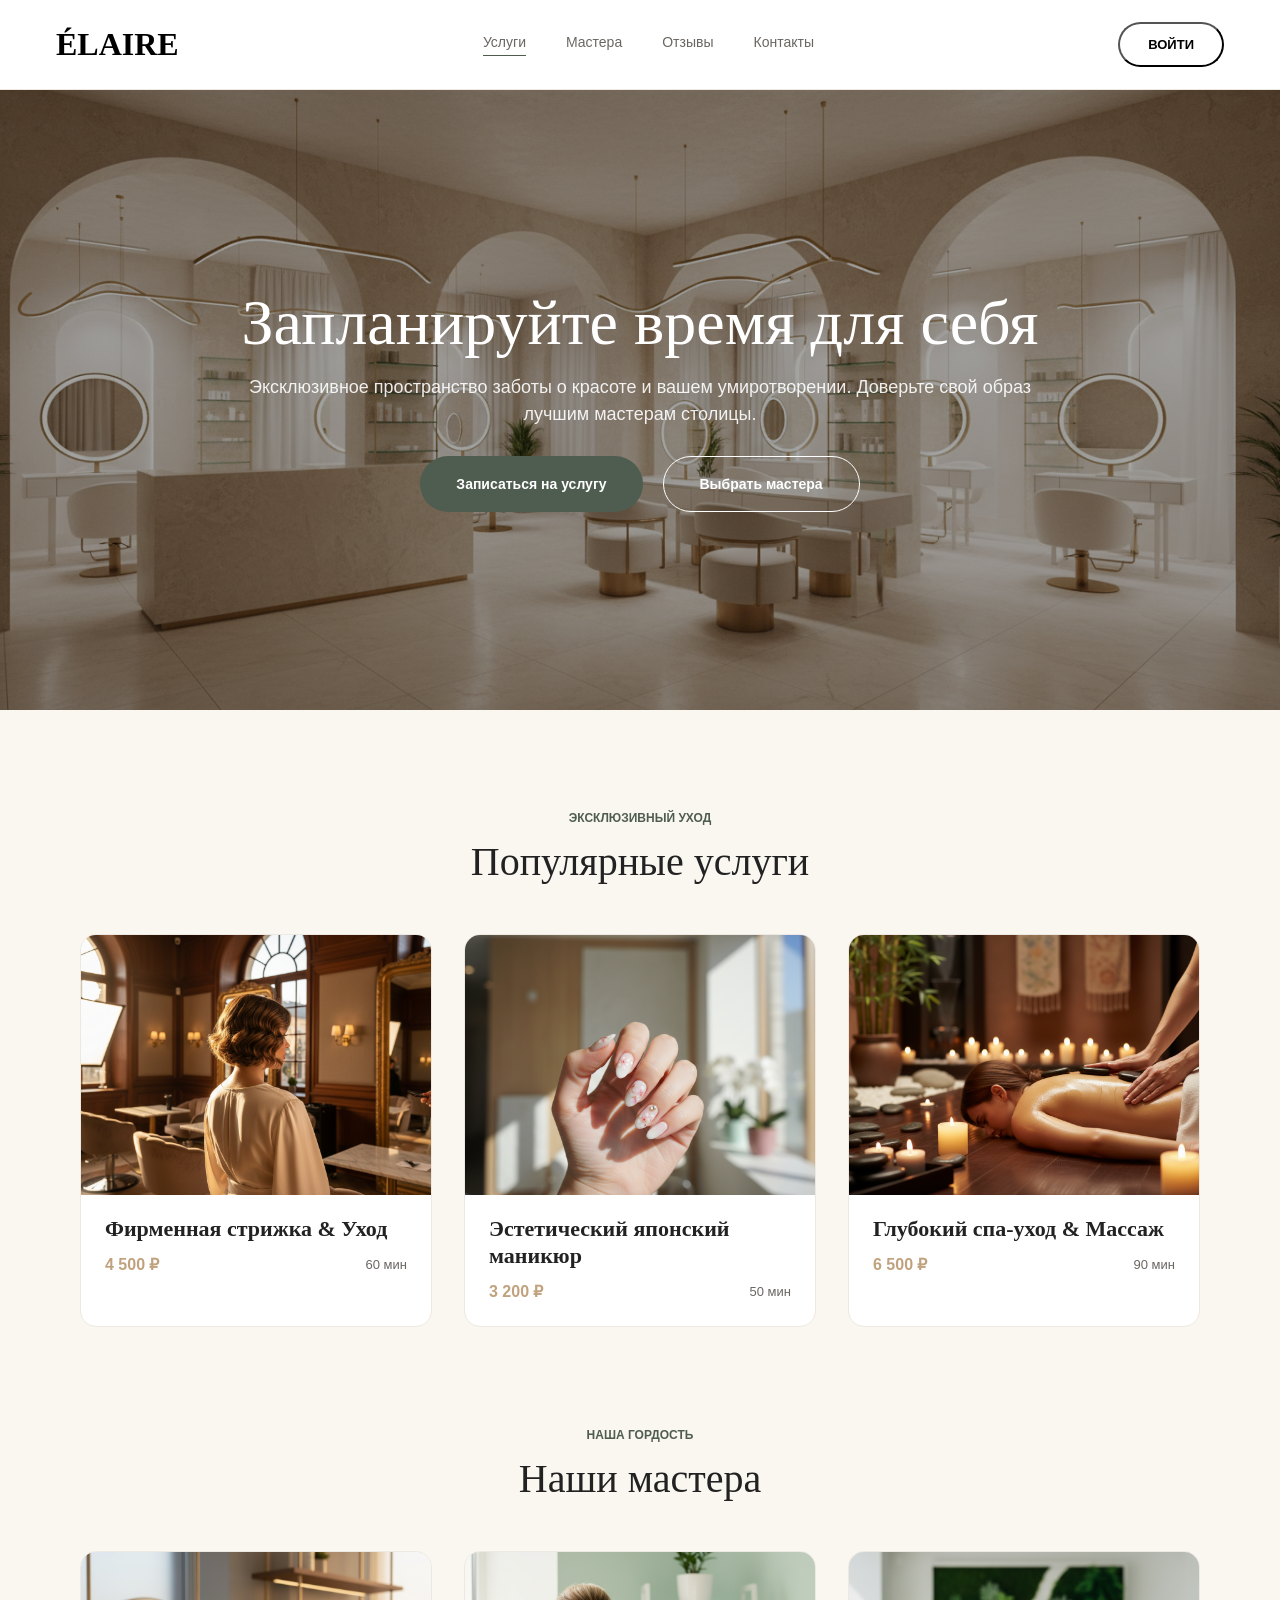
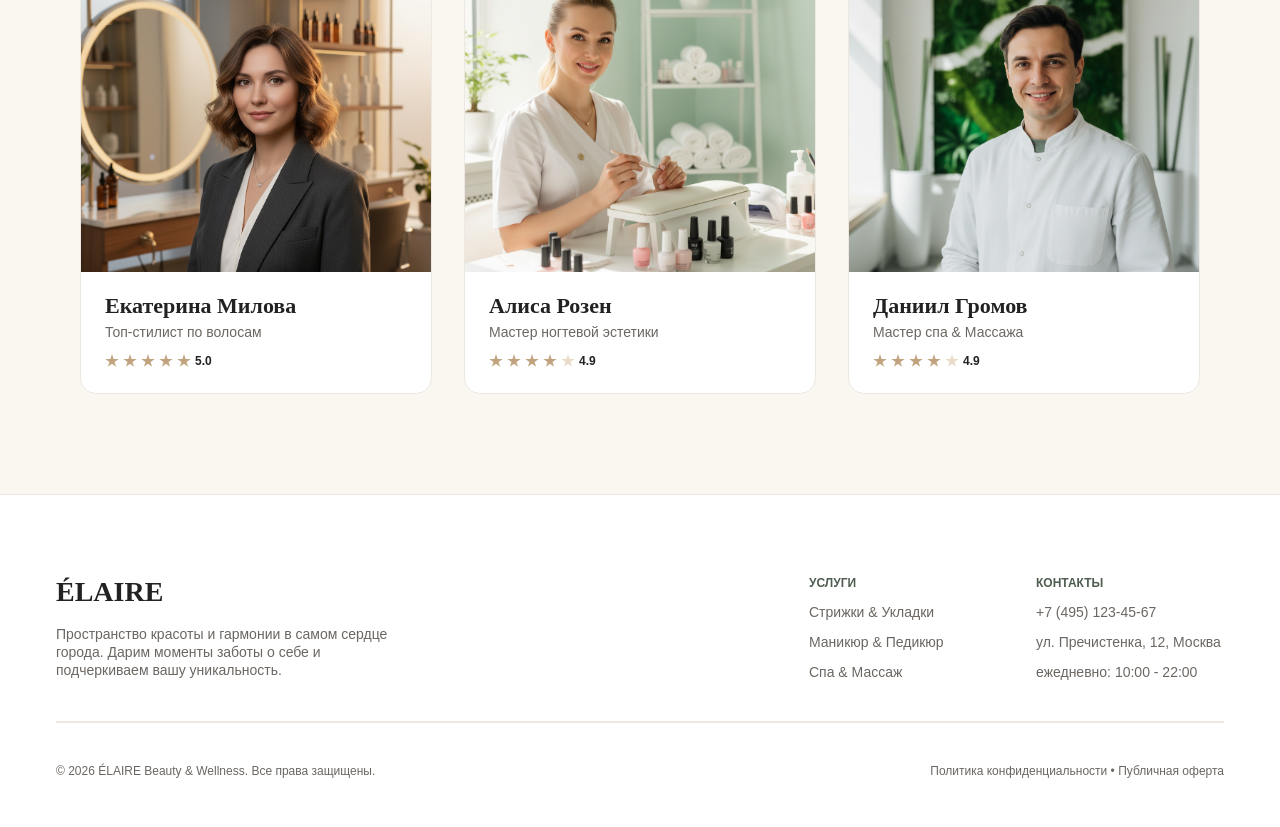
<file: frontend-1-complete/index.html>
<!DOCTYPE html>
<html lang="ru">
  <head>
    <meta charset="UTF-8" />
    <link rel="icon" type="image/svg+xml" href="/favicon.svg" />
    <meta name="viewport" content="width=device-width, initial-scale=1.0" />
    <title>ÉLAIRE — Салон услуг</title>
    <link rel="stylesheet" href="home.css" />
  </head>
  <body>
    <div class="page">
      <!-- header -->
      <header class="header">
        <div class="logo">
          <span class="logo-text">ÉLAIRE</span>
        </div>
        <nav class="nav-links">
          <div class="nav-item active"><a href="#">Услуги</a></div>
          <div class="nav-item"><a href="#">Мастера</a></div>
          <div class="nav-item"><a href="#">Отзывы</a></div>
          <div class="nav-item"><a href="#">Контакты</a></div>
        </nav>
        <button class="login-button"><span>Войти</span></button>
      </header>

      <!-- hero -->
      <section class="hero">
        <div class="hero-text-container">
          <h1 class="hero-title">Запланируйте время для себя</h1>
          <p class="hero-desc">
            Эксклюзивное пространство заботы о красоте и вашем умиротворении.
            Доверьте свой образ лучшим мастерам столицы.
          </p>
        </div>
        <div class="hero-ctas">
          <button
            class="cta-service"
            onclick="window.location.href='services.html'"
          >
            Записаться на услугу
          </button>
          <button class="cta-master">Выбрать мастера</button>
        </div>
      </section>

      <!-- popular services -->
      <section class="popular-services">
        <div class="section-header">
          <span class="section-tag">Эксклюзивный уход</span>
          <h2 class="section-title">Популярные услуги</h2>
        </div>
        <div class="services-grid">
          <article class="service-card">
            <div
              class="service-card-image"
              style="background-image: url('images/service-haircut.png')"
            ></div>
            <div class="service-card-body">
              <h3 class="service-card-title">Фирменная стрижка &amp; Уход</h3>
              <div class="service-card-meta">
                <span class="price">4 500 ₽</span>
                <span class="duration">60 мин</span>
              </div>
            </div>
          </article>
          <article class="service-card">
            <div
              class="service-card-image"
              style="background-image: url('images/service-manicure.png')"
            ></div>
            <div class="service-card-body">
              <h3 class="service-card-title">Эстетический японский маникюр</h3>
              <div class="service-card-meta">
                <span class="price">3 200 ₽</span>
                <span class="duration">50 мин</span>
              </div>
            </div>
          </article>
          <article class="service-card">
            <div
              class="service-card-image"
              style="background-image: url('images/service-spa.png')"
            ></div>
            <div class="service-card-body">
              <h3 class="service-card-title">Глубокий спа-уход &amp; Массаж</h3>
              <div class="service-card-meta">
                <span class="price">6 500 ₽</span>
                <span class="duration">90 мин</span>
              </div>
            </div>
          </article>
        </div>
      </section>

      <!-- our masters -->
      <section class="our-masters">
        <div class="section-header">
          <span class="section-tag">Наша гордость</span>
          <h2 class="section-title">Наши мастера</h2>
        </div>
        <div class="masters-grid">
          <article class="master-card">
            <div
              class="master-card-image"
              style="background-image: url('images/master-ekaterina.png')"
            ></div>
            <div class="master-card-body">
              <div class="master-info">
                <h3 class="master-name">Екатерина Милова</h3>
                <span class="master-role">Топ-стилист по волосам</span>
              </div>
              <div class="stars">
                <span class="star"></span>
                <span class="star"></span>
                <span class="star"></span>
                <span class="star"></span>
                <span class="star"></span>
                <span class="rating">5.0</span>
              </div>
            </div>
          </article>
          <article class="master-card">
            <div
              class="master-card-image"
              style="background-image: url('images/master-alisa.png')"
            ></div>
            <div class="master-card-body">
              <div class="master-info">
                <h3 class="master-name">Алиса Розен</h3>
                <span class="master-role">Мастер ногтевой эстетики</span>
              </div>
              <div class="stars">
                <span class="star"></span>
                <span class="star"></span>
                <span class="star"></span>
                <span class="star"></span>
                <span class="star star-empty"></span>
                <span class="rating">4.9</span>
              </div>
            </div>
          </article>
          <article class="master-card">
            <div
              class="master-card-image"
              style="background-image: url('images/master-daniil.png')"
            ></div>
            <div class="master-card-body">
              <div class="master-info">
                <h3 class="master-name">Даниил Громов</h3>
                <span class="master-role">Мастер спа &amp; Массажа</span>
              </div>
              <div class="stars">
                <span class="star"></span>
                <span class="star"></span>
                <span class="star"></span>
                <span class="star"></span>
                <span class="star star-empty"></span>
                <span class="rating">4.9</span>
              </div>
            </div>
          </article>
        </div>
      </section>

      <!-- footer -->
      <footer class="footer">
        <div class="footer-top">
          <div class="footer-brand">
            <span class="brand-name">ÉLAIRE</span>
            <span class="brand-desc"
              >Пространство красоты и гармонии в самом сердце города. Дарим
              моменты заботы о себе и подчеркиваем вашу уникальность.</span
            >
          </div>
          <div class="footer-links-row">
            <div class="links-col" style="width: 147px">
              <span class="col-title">Услуги</span>
              <a href="#">Стрижки &amp; Укладки</a>
              <a href="#">Маникюр &amp; Педикюр</a>
              <a href="#">Спа &amp; Массаж</a>
            </div>
            <div class="links-col" style="width: 188px">
              <span class="col-title">Контакты</span>
              <a href="#">+7 (495) 123-45-67</a>
              <a href="#">ул. Пречистенка, 12, Москва</a>
              <a href="#">ежедневно: 10:00 - 22:00</a>
            </div>
          </div>
        </div>
        <div class="footer-line"></div>
        <div class="footer-bottom">
          <span class="copy"
            >© 2026 ÉLAIRE Beauty &amp; Wellness. Все права защищены.</span
          >
          <span class="legal"
            >Политика конфиденциальности • Публичная оферта</span
          >
        </div>
      </footer>
    </div>
  </body>
</html>
</file>
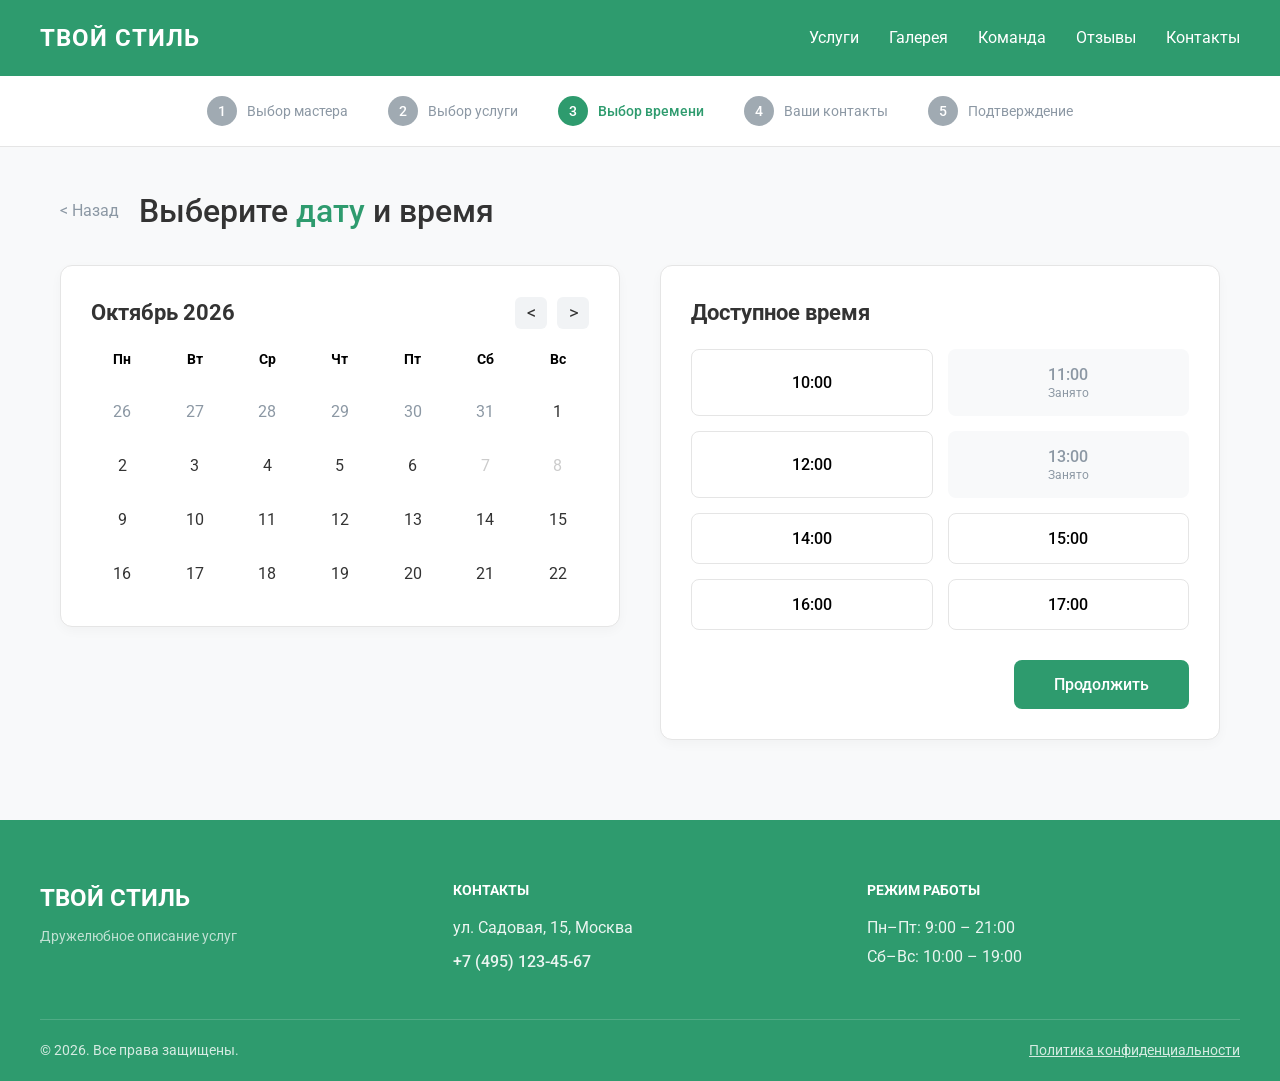
<file: frontend-1-practice/index.html>
<!DOCTYPE html>
<html lang="ru">
<head>
    <meta charset="UTF-8">
    <meta name="viewport" content="width=device-width, initial-scale=1.0">
    <title>Твой Стиль — Выбор даты и времени</title>
    <link rel="stylesheet" href="styles.css">
    <!-- Подключение шрифта (опционально, для соответствия макету) -->
    <link href="https://fonts.googleapis.com/css2?family=Roboto:wght@400;500;700&display=swap" rel="stylesheet">
</head>
<body>

    <!-- ШАПКА -->
    <header class="header">
        <div class="header__logo">ТВОЙ СТИЛЬ</div>
        <nav class="header__nav">
            <a href="#" class="header__nav-link">Услуги</a>
            <a href="#" class="header__nav-link">Галерея</a>
            <a href="#" class="header__nav-link">Команда</a>
            <a href="#" class="header__nav-link">Отзывы</a>
            <a href="#" class="header__nav-link">Контакты</a>
        </nav>
    </header>

    <!-- ИНДИКАТОР ШАГОВ -->
    <section class="steps">
        <div class="steps__item">
            <span class="steps__circle">1</span>
            <span class="steps__text">Выбор мастера</span>
        </div>
        <div class="steps__item">
            <span class="steps__circle">2</span>
            <span class="steps__text">Выбор услуги</span>
        </div>
        <div class="steps__item steps__item--active">
            <span class="steps__circle">3</span>
            <span class="steps__text">Выбор времени</span>
        </div>
        <div class="steps__item steps__item--disabled">
            <span class="steps__circle">4</span>
            <span class="steps__text">Ваши контакты</span>
        </div>
        <div class="steps__item steps__item--disabled">
            <span class="steps__circle">5</span>
            <span class="steps__text">Подтверждение</span>
        </div>
    </section>

    <!-- ОСНОВНОЙ КОНТЕНТ -->
    <main class="main">
        <div class="main__header">
            <a href="#" class="main__back-link">&lt; Назад</a>
            <h1 class="main__title">Выберите <span class="text-green">дату</span> и время</h1>
        </div>

        <div class="content-grid">
            <!-- КАЛЕНДАРЬ -->
            <section class="calendar">
                <div class="calendar__header">
                    <h2 class="calendar__month">Октябрь 2026</h2>
                    <div class="calendar__controls">
                        <button class="calendar__btn-arrow" aria-label="Предыдущий месяц">&lt;</button>
                        <button class="calendar__btn-arrow" aria-label="Следующий месяц">&gt;</button>
                    </div>
                </div>

                <div class="calendar__grid">
                    <!-- Дни недели -->
                    <div class="calendar__weekday">Пн</div>
                    <div class="calendar__weekday">Вт</div>
                    <div class="calendar__weekday">Ср</div>
                    <div class="calendar__weekday">Чт</div>
                    <div class="calendar__weekday">Пт</div>
                    <div class="calendar__weekday">Сб</div>
                    <div class="calendar__weekday">Вс</div>

                    <!-- Числа (для примера захардкожены как в макете) -->
                    <div class="calendar__day calendar__day--other-month">26</div>
                    <div class="calendar__day calendar__day--other-month">27</div>
                    <div class="calendar__day calendar__day--other-month">28</div>
                    <div class="calendar__day calendar__day--other-month">29</div>
                    <div class="calendar__day calendar__day--other-month">30</div>
                    <div class="calendar__day calendar__day--other-month">31</div>
                    <div class="calendar__day">1</div>
                    
                    <div class="calendar__day">2</div>
                    <div class="calendar__day">3</div>
                    <div class="calendar__day">4</div>
                    <div class="calendar__day">5</div>
                    <div class="calendar__day">6</div>
                    <div class="calendar__day calendar__day--disabled">7</div>
                    <div class="calendar__day calendar__day--disabled">8</div>
                    
                    <div class="calendar__day">9</div>
                    <div class="calendar__day">10</div>
                    <div class="calendar__day">11</div>
                    <div class="calendar__day">12</div>
                    <div class="calendar__day">13</div>
                    <div class="calendar__day">14</div>
                    <div class="calendar__day">15</div>
                    
                    <div class="calendar__day">16</div>
                    <div class="calendar__day">17</div>
                    <div class="calendar__day">18</div>
                    <div class="calendar__day">19</div>
                    <div class="calendar__day">20</div>
                    <div class="calendar__day">21</div>
                    <div class="calendar__day">22</div>
                </div>
            </section>

            <!-- СЛОТЫ ВРЕМЕНИ -->
            <section class="time-slots">
                <h2 class="time-slots__title">Доступное время</h2>
                <div class="time-slots__grid">
                    <button class="time-slot">10:00</button>
                    <button class="time-slot time-slot--busy">11:00<br><span>Занято</span></button>
                    <button class="time-slot">12:00</button>
                    <button class="time-slot time-slot--busy">13:00<br><span>Занято</span></button>
                    <button class="time-slot">14:00</button>
                    <button class="time-slot">15:00</button>
                    <button class="time-slot">16:00</button>
                    <button class="time-slot">17:00</button>
                </div>
                <div class="time-slots__footer">
                    <button class="btn-next">Продолжить</button>
                </div>
            </section>
        </div>
    </main>

    <!-- ПОДВАЛ -->
    <footer class="footer">
        <div class="footer__content">
            <div class="footer__col">
                <div class="footer__logo">ТВОЙ СТИЛЬ</div>
                <p class="footer__desc">Дружелюбное описание услуг</p>
            </div>
            <div class="footer__col">
                <h3 class="footer__title">КОНТАКТЫ</h3>
                <p class="footer__text">ул. Садовая, 15, Москва</p>
                <p class="footer__text footer__text--phone">+7 (495) 123-45-67</p>
            </div>
            <div class="footer__col">
                <h3 class="footer__title">РЕЖИМ РАБОТЫ</h3>
                <p class="footer__text">Пн–Пт: 9:00 – 21:00</p>
                <p class="footer__text">Сб–Вс: 10:00 – 19:00</p>
            </div>
        </div>
        <div class="footer__bottom">
            <p class="footer__copy">© 2026. Все права защищены.</p>
            <a href="#" class="footer__link">Политика конфиденциальности</a>
        </div>
    </footer>

</body>
</html>
</file>
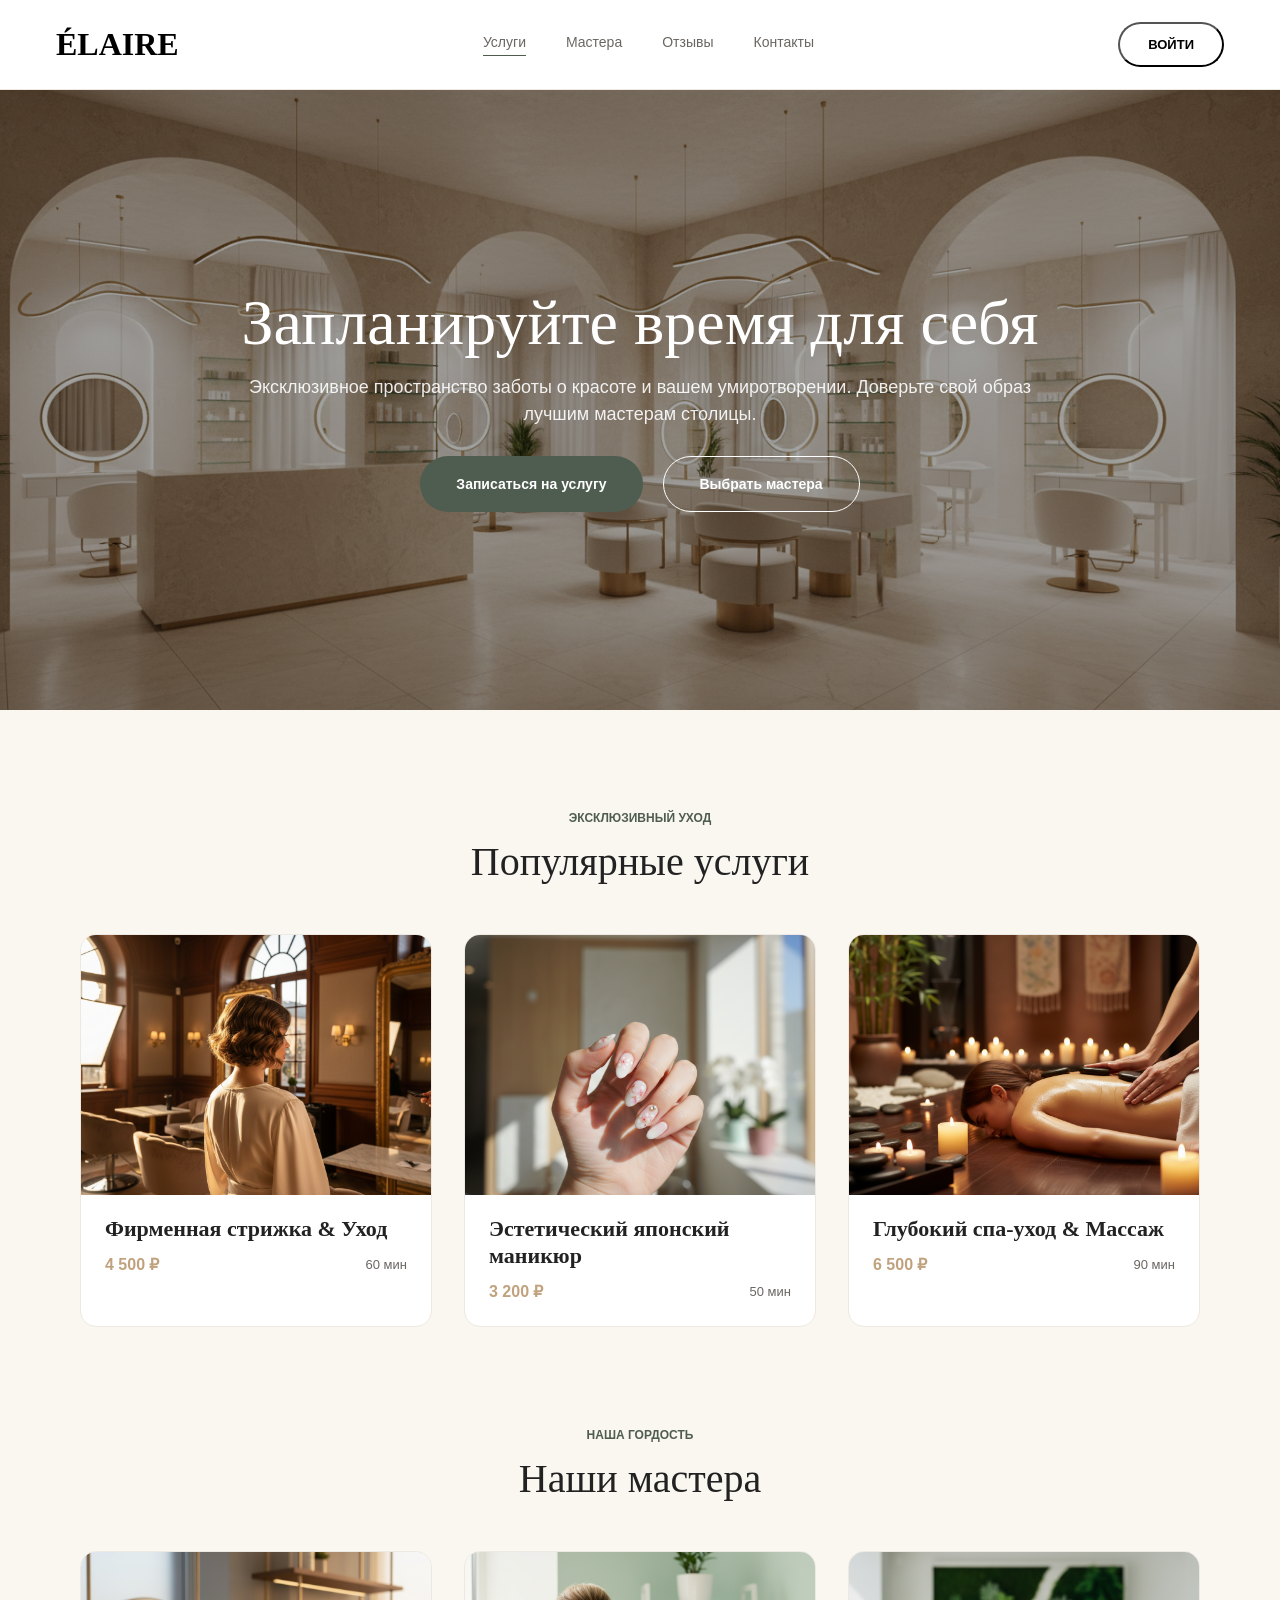
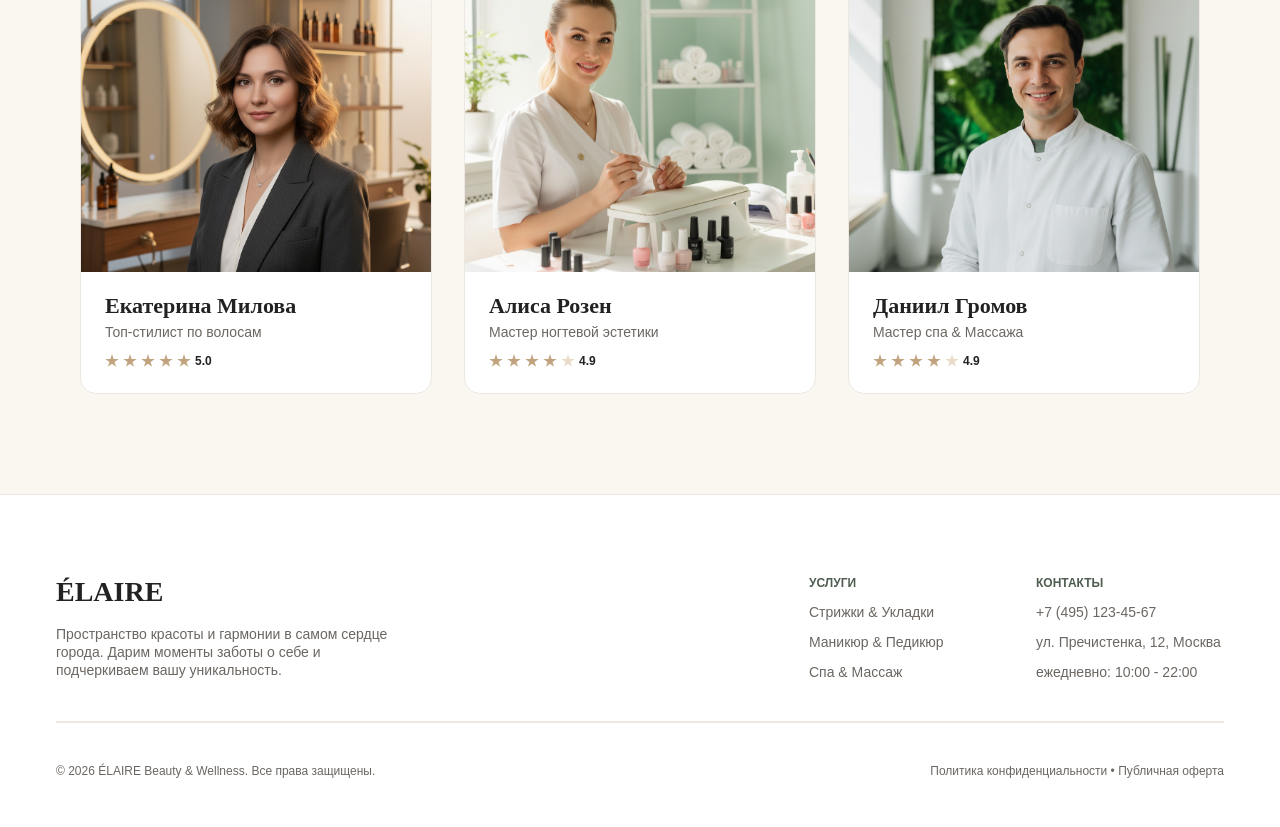
<file: frontend-2-complete/index.html>
<!DOCTYPE html>
<html lang="ru">
  <head>
    <meta charset="UTF-8" />
    <link rel="icon" type="image/svg+xml" href="/favicon.svg" />
    <meta name="viewport" content="width=device-width, initial-scale=1.0" />
    <title>ÉLAIRE — Салон услуг</title>
    <link rel="stylesheet" href="home.css" />
  </head>
  <body>
    <div class="page">
      <!-- header -->
      <header class="header">
        <div class="logo">
          <span class="logo-text">ÉLAIRE</span>
        </div>
        <nav class="nav-links">
          <div class="nav-item active"><a href="#">Услуги</a></div>
          <div class="nav-item"><a href="#">Мастера</a></div>
          <div class="nav-item"><a href="#">Отзывы</a></div>
          <div class="nav-item"><a href="#">Контакты</a></div>
        </nav>
        <button class="login-button"><span>Войти</span></button>
      </header>

      <!-- hero -->
      <section class="hero">
        <div class="hero-text-container">
          <h1 class="hero-title">Запланируйте время для себя</h1>
          <p class="hero-desc">
            Эксклюзивное пространство заботы о красоте и вашем умиротворении.
            Доверьте свой образ лучшим мастерам столицы.
          </p>
        </div>
        <div class="hero-ctas">
          <button class="cta-service">Записаться на услугу</button>
          <button class="cta-master">Выбрать мастера</button>
        </div>
      </section>

      <!-- popular services -->
      <section class="popular-services">
        <div class="section-header">
          <span class="section-tag">Эксклюзивный уход</span>
          <h2 class="section-title">Популярные услуги</h2>
        </div>
        <div class="services-grid">
          <article class="service-card">
            <div
              class="service-card-image"
              style="background-image: url('images/service-haircut.png')"
            ></div>
            <div class="service-card-body">
              <h3 class="service-card-title">Фирменная стрижка &amp; Уход</h3>
              <div class="service-card-meta">
                <span class="price">4 500 ₽</span>
                <span class="duration">60 мин</span>
              </div>
            </div>
          </article>
          <article class="service-card">
            <div
              class="service-card-image"
              style="background-image: url('images/service-manicure.png')"
            ></div>
            <div class="service-card-body">
              <h3 class="service-card-title">Эстетический японский маникюр</h3>
              <div class="service-card-meta">
                <span class="price">3 200 ₽</span>
                <span class="duration">50 мин</span>
              </div>
            </div>
          </article>
          <article class="service-card">
            <div
              class="service-card-image"
              style="background-image: url('images/service-spa.png')"
            ></div>
            <div class="service-card-body">
              <h3 class="service-card-title">Глубокий спа-уход &amp; Массаж</h3>
              <div class="service-card-meta">
                <span class="price">6 500 ₽</span>
                <span class="duration">90 мин</span>
              </div>
            </div>
          </article>
        </div>
      </section>

      <!-- our masters -->
      <section class="our-masters">
        <div class="section-header">
          <span class="section-tag">Наша гордость</span>
          <h2 class="section-title">Наши мастера</h2>
        </div>
        <div class="masters-grid">
          <article class="master-card">
            <div
              class="master-card-image"
              style="background-image: url('images/master-ekaterina.png')"
            ></div>
            <div class="master-card-body">
              <div class="master-info">
                <h3 class="master-name">Екатерина Милова</h3>
                <span class="master-role">Топ-стилист по волосам</span>
              </div>
              <div class="stars">
                <span class="star"></span>
                <span class="star"></span>
                <span class="star"></span>
                <span class="star"></span>
                <span class="star"></span>
                <span class="rating">5.0</span>
              </div>
            </div>
          </article>
          <article class="master-card">
            <div
              class="master-card-image"
              style="background-image: url('images/master-alisa.png')"
            ></div>
            <div class="master-card-body">
              <div class="master-info">
                <h3 class="master-name">Алиса Розен</h3>
                <span class="master-role">Мастер ногтевой эстетики</span>
              </div>
              <div class="stars">
                <span class="star"></span>
                <span class="star"></span>
                <span class="star"></span>
                <span class="star"></span>
                <span class="star star-empty"></span>
                <span class="rating">4.9</span>
              </div>
            </div>
          </article>
          <article class="master-card">
            <div
              class="master-card-image"
              style="background-image: url('images/master-daniil.png')"
            ></div>
            <div class="master-card-body">
              <div class="master-info">
                <h3 class="master-name">Даниил Громов</h3>
                <span class="master-role">Мастер спа &amp; Массажа</span>
              </div>
              <div class="stars">
                <span class="star"></span>
                <span class="star"></span>
                <span class="star"></span>
                <span class="star"></span>
                <span class="star star-empty"></span>
                <span class="rating">4.9</span>
              </div>
            </div>
          </article>
        </div>
      </section>

      <!-- footer -->
      <footer class="footer">
        <div class="footer-top">
          <div class="footer-brand">
            <span class="brand-name">ÉLAIRE</span>
            <span class="brand-desc"
              >Пространство красоты и гармонии в самом сердце города. Дарим
              моменты заботы о себе и подчеркиваем вашу уникальность.</span
            >
          </div>
          <div class="footer-links-row">
            <div class="links-col" style="width: 147px">
              <span class="col-title">Услуги</span>
              <a href="#">Стрижки &amp; Укладки</a>
              <a href="#">Маникюр &amp; Педикюр</a>
              <a href="#">Спа &amp; Массаж</a>
            </div>
            <div class="links-col" style="width: 188px">
              <span class="col-title">Контакты</span>
              <a href="#">+7 (495) 123-45-67</a>
              <a href="#">ул. Пречистенка, 12, Москва</a>
              <a href="#">ежедневно: 10:00 - 22:00</a>
            </div>
          </div>
        </div>
        <div class="footer-line"></div>
        <div class="footer-bottom">
          <span class="copy"
            >© 2026 ÉLAIRE Beauty &amp; Wellness. Все права защищены.</span
          >
          <span class="legal"
            >Политика конфиденциальности • Публичная оферта</span
          >
        </div>
      </footer>
    </div>
    <script src="./home.js"></script>
  </body>
</html>
</file>
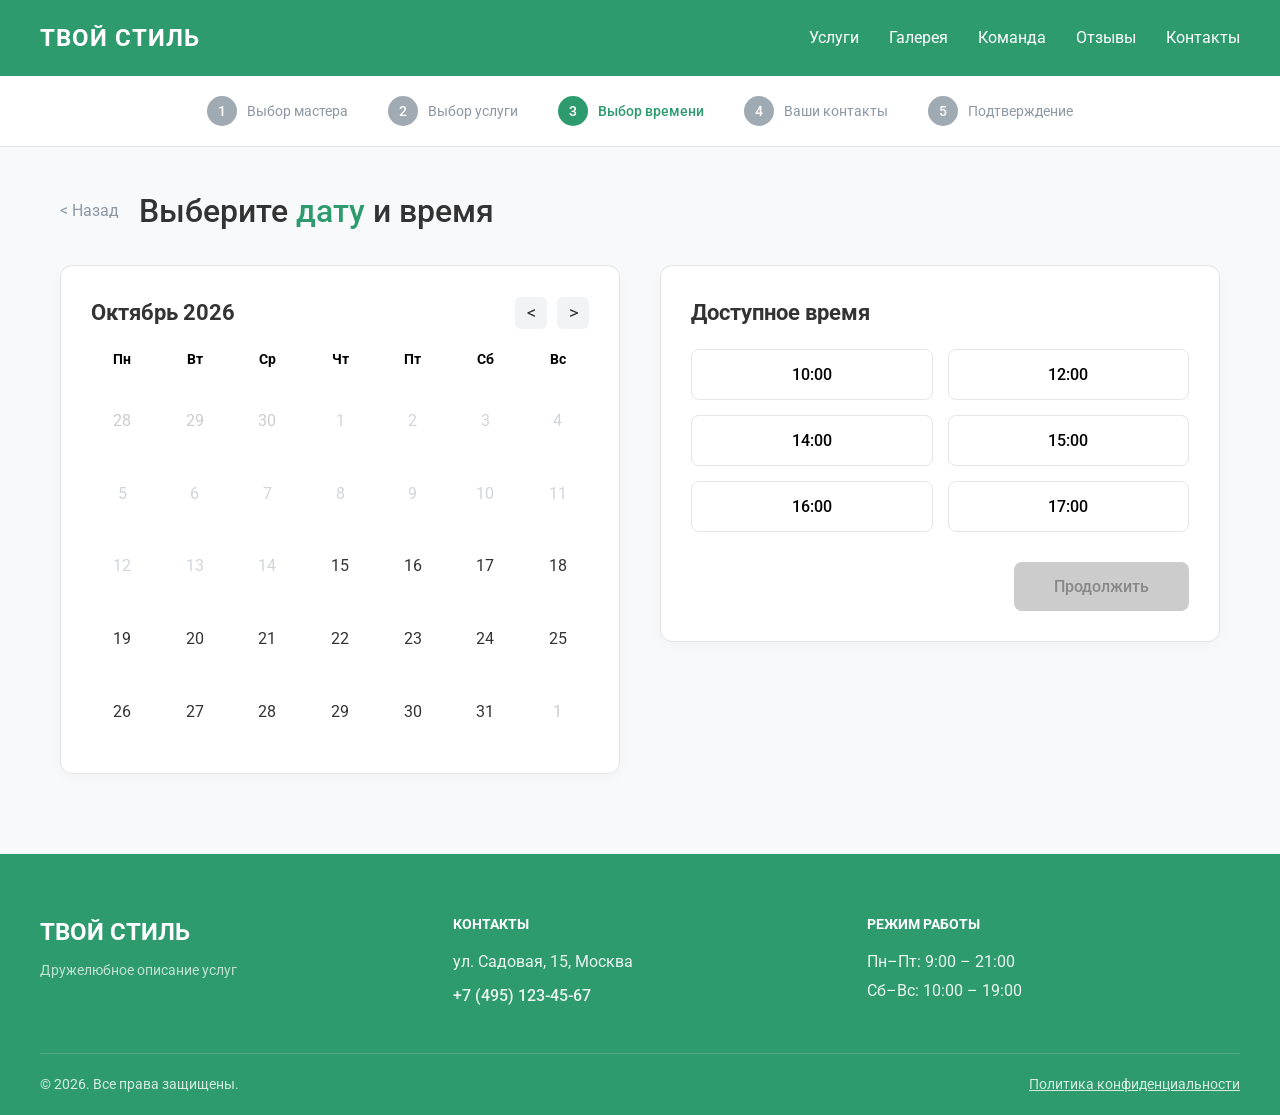
<file: frontend-2-practice/index.html>
<!DOCTYPE html>
<html lang="ru">
<head>
    <meta charset="UTF-8">
    <meta name="viewport" content="width=device-width, initial-scale=1.0">
    <title>Твой Стиль — Выбор даты и времени</title>
    <link rel="stylesheet" href="styles.css">
    <link href="https://fonts.googleapis.com/css2?family=Roboto:wght@400;500;700&display=swap" rel="stylesheet">
</head>
<body>

    <header class="header">
        <div class="header__logo">ТВОЙ СТИЛЬ</div>
        <nav class="header__nav">
            <a href="#" class="header__nav-link">Услуги</a>
            <a href="#" class="header__nav-link">Галерея</a>
            <a href="#" class="header__nav-link">Команда</a>
            <a href="#" class="header__nav-link">Отзывы</a>
            <a href="#" class="header__nav-link">Контакты</a>
        </nav>
    </header>

    <section class="steps">
        <div class="steps__item">
            <span class="steps__circle">1</span>
            <span class="steps__text">Выбор мастера</span>
        </div>
        <div class="steps__item">
            <span class="steps__circle">2</span>
            <span class="steps__text">Выбор услуги</span>
        </div>
        <div class="steps__item steps__item--active">
            <span class="steps__circle">3</span>
            <span class="steps__text">Выбор времени</span>
        </div>
        <div class="steps__item steps__item--disabled">
            <span class="steps__circle">4</span>
            <span class="steps__text">Ваши контакты</span>
        </div>
        <div class="steps__item steps__item--disabled">
            <span class="steps__circle">5</span>
            <span class="steps__text">Подтверждение</span>
        </div>
    </section>

    <main class="main">
        <div class="main__header">
            <a href="#" class="main__back-link">&lt; Назад</a>
            <h1 class="main__title">Выберите <span class="text-green">дату</span> и время</h1>
        </div>

        <div class="content-grid">
            <section class="calendar">
                <div class="calendar__header">
                    <h2 class="calendar__month" id="calendar-month-title">Октябрь 2026</h2>
                    <div class="calendar__controls">
                        <button class="calendar__btn-arrow" id="btn-prev-month" aria-label="Предыдущий месяц">&lt;</button>
                        <button class="calendar__btn-arrow" id="btn-next-month" aria-label="Следующий месяц">&gt;</button>
                    </div>
                </div>
                <div class="calendar__grid" id="calendar-grid"></div>
            </section>

            <section class="time-slots">
                <h2 class="time-slots__title">Доступное время</h2>
                <div class="time-slots__grid" id="time-slots-container"></div>
                <div class="time-slots__footer">
                    <button class="btn-next" id="btn-next" disabled>Продолжить</button>
                </div>
            </section>
        </div>
    </main>

    <footer class="footer">
        <div class="footer__content">
            <div class="footer__col">
                <div class="footer__logo">ТВОЙ СТИЛЬ</div>
                <p class="footer__desc">Дружелюбное описание услуг</p>
            </div>
            <div class="footer__col">
                <h3 class="footer__title">КОНТАКТЫ</h3>
                <p class="footer__text">ул. Садовая, 15, Москва</p>
                <p class="footer__text footer__text--phone">+7 (495) 123-45-67</p>
            </div>
            <div class="footer__col">
                <h3 class="footer__title">РЕЖИМ РАБОТЫ</h3>
                <p class="footer__text">Пн–Пт: 9:00 – 21:00</p>
                <p class="footer__text">Сб–Вс: 10:00 – 19:00</p>
            </div>
        </div>
        <div class="footer__bottom">
            <p class="footer__copy">© 2026. Все права защищены.</p>
            <a href="#" class="footer__link">Политика конфиденциальности</a>
        </div>
    </footer>

    <script src="script.js"></script>
</body>
</html>
</file>
<file: frontend-1-complete/home.css>
/* ===== reset & base ===== */
* {
  margin: 0;
  padding: 0;
  box-sizing: border-box;
}

body {
  min-height: 100vh;
  font-family: "DM Sans", sans-serif;
}

.page {
  display: flex;
  flex-direction: column;
  min-height: 100vh;
  background: #faf6f0;
}

/* ===== header ===== */
.header {
  display: flex;
  flex-direction: row;
  justify-content: space-between;
  align-items: center;
  padding: 0px 56px;
  height: 90px;
  background: #ffffff;
  border-bottom: 1px solid #ede8e1;
}

.logo-text {
  font-family: "Cormorant Garamond", serif;
  font-weight: 600;
  font-size: 32px;
  line-height: 39px;
  cursor: pointer;
}

.nav-links {
  display: flex;
  flex-direction: row;
  gap: 40px;
}

.nav-item {
  padding-bottom: 4px;
  border-bottom: 1.5px solid transparent;
}

.nav-item.active {
  border-bottom-color: #4f5d50;
}

.nav-item a {
  font-size: 14px;
  line-height: 18px;
  color: #6b6661;
  text-decoration: none;
}

.login-button {
  padding: 12px 28px;
  border-radius: 100px;
  background: transparent;
  cursor: pointer;
  font-weight: 600;
  font-size: 13px;
  line-height: 17px;
  text-transform: uppercase;
}

/* ===== hero ===== */
.hero {
  display: flex;
  flex-direction: column;
  justify-content: center;
  align-items: center;
  padding: 0px 80px;
  gap: 28px;
  height: 620px;
  background: linear-gradient(0deg, rgba(0, 0, 0, 0.35), rgba(0, 0, 0, 0.35)),
    url("./images/hero-salon.png") center / cover no-repeat;
}

.hero-text-container {
  display: flex;
  flex-direction: column;
  align-items: center;
  gap: 16px;
  max-width: 800px;
}

.hero-title {
  font-family: "Cormorant Garamond", serif;
  font-weight: 400;
  font-size: 64px;
  line-height: 1.1;
  text-align: center;
  color: #ffffff;
}

.hero-desc {
  font-size: 18px;
  line-height: 1.5;
  text-align: center;
  color: #ffffff;
  opacity: 0.9;
}

.hero-ctas {
  display: flex;
  flex-direction: row;
  gap: 20px;
}

.cta-service {
  padding: 18px 36px;
  background: #4f5d50;
  border-radius: 100px;
  border: none;
  cursor: pointer;
  font-weight: 600;
  font-size: 14px;
  line-height: 18px;
  color: #ffffff;
}

.cta-service:hover {
  background: #3d4a3e;
}

.cta-master {
  padding: 18px 36px;
  background: transparent;
  border: 1px solid #ffffff;
  border-radius: 100px;
  cursor: pointer;
  font-weight: 600;
  font-size: 14px;
  line-height: 18px;
  color: #ffffff;
}

.cta-master:hover {
  background: rgba(255, 255, 255, 0.1);
}

/* ===== section header ===== */
.section-header {
  display: flex;
  flex-direction: column;
  align-items: center;
  gap: 12px;
  width: 100%;
}

.section-tag {
  font-weight: 700;
  font-size: 12px;
  line-height: 16px;
  text-transform: uppercase;
  color: #4f5d50;
}

.section-title {
  font-family: "Cormorant Garamond", serif;
  font-weight: 500;
  font-size: 40px;
  line-height: 48px;
  color: #222222;
}

/* ===== popular services ===== */
.popular-services {
  display: flex;
  flex-direction: column;
  align-items: flex-start;
  padding: 100px 80px 80px;
  gap: 48px;
  background: #faf6f0;
}

.services-grid {
  display: flex;
  flex-direction: row;
  gap: 32px;
  width: 100%;
}

.service-card {
  display: flex;
  flex-direction: column;
  align-items: flex-start;
  gap: 20px;
  flex: 1;
  padding-bottom: 24px;
  background: #ffffff;
  border: 1px solid #ede8e1;
  border-radius: 16px;
  overflow: hidden;
}

.service-card-image {
  width: 100%;
  height: 260px;
  background-size: cover;
  background-position: center;
  background-repeat: no-repeat;
}

.service-card-image--haircut {
  background-image: url("../images/service-haircut.png");
}

.service-card-image--manicure {
  background-image: url("../images/service-manicure.png");
}

.service-card-image--spa {
  background-image: url("../images/service-spa.png");
}

.service-card-body {
  display: flex;
  flex-direction: column;
  gap: 12px;
  padding: 0 24px;
  width: 100%;
}

.service-card-title {
  font-family: "Cormorant Garamond", serif;
  font-weight: 600;
  font-size: 22px;
  line-height: 27px;
  color: #222222;
}

.service-card-meta {
  display: flex;
  flex-direction: row;
  justify-content: space-between;
  align-items: center;
}

.service-card-meta .price {
  font-weight: 600;
  font-size: 16px;
  line-height: 21px;
  color: #c1a27e;
}

.service-card-meta .duration {
  font-size: 13px;
  line-height: 17px;
  color: #6b6661;
}

/* ===== our masters ===== */
.our-masters {
  display: flex;
  flex-direction: column;
  align-items: flex-start;
  padding: 20px 80px 100px;
  gap: 48px;
  background: #faf6f0;
}

.masters-grid {
  display: flex;
  flex-direction: row;
  gap: 32px;
  width: 100%;
}

.master-card {
  display: flex;
  flex-direction: column;
  align-items: flex-start;
  gap: 20px;
  flex: 1;
  padding-bottom: 24px;
  background: #ffffff;
  border: 1px solid #ede8e1;
  border-radius: 16px;
  overflow: hidden;
}

.master-card-image {
  width: 100%;
  height: 320px;
  background-size: cover;
  background-position: center;
  background-repeat: no-repeat;
}

.master-card-image--ekaterina {
  background-image: url("../images/master-ekaterina.png");
}

.master-card-image--alisa {
  background-image: url("../images/master-alisa.png");
}

.master-card-image--daniil {
  background-image: url("../images/master-daniil.png");
}

.master-card-body {
  display: flex;
  flex-direction: column;
  gap: 12px;
  padding: 0 24px;
  width: 100%;
}

.master-info {
  display: flex;
  flex-direction: column;
  gap: 4px;
}

.master-name {
  font-family: "Cormorant Garamond", serif;
  font-weight: 600;
  font-size: 22px;
  line-height: 27px;
  color: #222222;
}

.master-role {
  font-size: 14px;
  line-height: 18px;
  color: #6b6661;
}

.stars {
  display: flex;
  flex-direction: row;
  align-items: center;
  gap: 4px;
}

.star {
  width: 14px;
  height: 14px;
  background: #c1a27e;
  clip-path: polygon(
    50% 0%,
    61% 35%,
    98% 35%,
    68% 57%,
    79% 91%,
    50% 70%,
    21% 91%,
    32% 57%,
    2% 35%,
    39% 35%
  );
}

.star-empty {
  background: #eadbc8;
}

.rating {
  font-weight: 600;
  font-size: 12px;
  line-height: 16px;
  color: #222222;
}

/* ===== footer ===== */
.footer {
  background: #ffffff;
  display: flex;
  flex-direction: column;
  padding: 80px 56px 48px;
  border-top: 1px solid #ede8e1;
  margin-top: auto;
}

.footer-top {
  display: flex;
  flex-direction: row;
  justify-content: space-between;
  gap: 20px;
}

.footer-brand {
  display: flex;
  flex-direction: column;
  gap: 16px;
}

.footer-brand .brand-name {
  font-family: "Cormorant Garamond", serif;
  font-style: normal;
  font-weight: 600;
  font-size: 28px;
  line-height: 34px;
  color: #222222;
}

.footer-brand .brand-desc {
  max-width: 360px;
  font-size: 14px;
  line-height: 18px;
  color: #6b6661;
}

.footer-links-row {
  display: flex;
  flex-direction: row;
  gap: 80px;
}

.links-col {
  display: flex;
  flex-direction: column;
  gap: 12px;
}

.links-col .col-title {
  font-weight: 600;
  font-size: 12px;
  line-height: 16px;
  text-transform: uppercase;
  color: #4f5d50;
}

.links-col a {
  font-size: 14px;
  line-height: 18px;
  color: #6b6661;
  text-decoration: none;
}

.footer-line {
  border: 1px solid #ede8e1;
  margin-top: 40px;
  margin-bottom: 40px;
}

.footer-bottom {
  display: flex;
  flex-direction: row;
  justify-content: space-between;
  align-items: center;
  flex-grow: 0;
}

.footer-bottom .copy {
  font-size: 12px;
  line-height: 16px;
  color: #6b6661;
}

.footer-bottom .legal {
  font-size: 12px;
  line-height: 16px;
  color: #6b6661;
  margin-left: 20px;
}
</file>
<file: frontend-1-practice/styles.css>
/* БАЗОВЫЕ СТИЛИ И СБРОС */
* {
    margin: 0;
    padding: 0;
    box-sizing: border-box;
}

body {
    font-family: 'Roboto', sans-serif;
    background-color: #f8f9fa; /* Светло-серый фон из макета */
    color: #333;
    line-height: 1.5;
    display: flex;
    flex-direction: column;
    min-height: 100vh;
}

a {
    text-decoration: none;
    color: inherit;
}

button {
    cursor: pointer;
    border: none;
    background: none;
    font-family: inherit;
}

/* Цвета */
:root {
    --primary-green: #2e9b6e; /* Основной зеленый цвет */
    --primary-green-hover: #258b61;
    --gray-bg: #e9ecef;
    --text-gray: #8c98a4;
    --border-color: #e5e5e5;
}

.text-green {
    color: var(--primary-green);
}

/* ШАПКА */
.header {
    background-color: var(--primary-green);
    color: #fff;
    padding: 20px 40px;
    display: flex;
    justify-content: space-between;
    align-items: center;
}

.header__logo {
    font-size: 24px;
    font-weight: 700;
    letter-spacing: 1px;
}

.header__nav {
    display: flex;
    gap: 30px;
}

.header__nav-link {
    font-size: 16px;
    transition: opacity 0.3s;
}

.header__nav-link:hover {
    opacity: 0.8;
}

/* ИНДИКАТОР ШАГОВ */
.steps {
    display: flex;
    justify-content: center;
    gap: 40px;
    padding: 20px 40px;
    background-color: #fff;
    border-bottom: 1px solid var(--border-color);
}

.steps__item {
    display: flex;
    align-items: center;
    gap: 10px;
    color: var(--text-gray);
    font-size: 14px;
}

.steps__circle {
    width: 30px;
    height: 30px;
    border-radius: 50%;
    background-color: #a0aab2;
    color: #fff;
    display: flex;
    justify-content: center;
    align-items: center;
    font-weight: 500;
}

.steps__item--active {
    color: var(--primary-green);
    font-weight: 500;
}

.steps__item--active .steps__circle {
    background-color: var(--primary-green);
}

/* ОСНОВНОЙ КОНТЕНТ */
.main {
    flex: 1;
    max-width: 1200px;
    margin: 0 auto;
    width: 100%;
    padding: 40px 20px;
}

.main__header {
    display: flex;
    align-items: center;
    gap: 20px;
    margin-bottom: 30px;
}

.main__back-link {
    color: var(--text-gray);
    font-size: 16px;
    transition: color 0.3s;
}

.main__back-link:hover {
    color: var(--primary-green);
}

.main__title {
    font-size: 32px;
    font-weight: 500;
}

/* СЕТКА КОНТЕНТА (КАЛЕНДАРЬ И СЛОТЫ) */
.content-grid {
    display: flex;
    gap: 40px;
    align-items: flex-start;
}

/* КАЛЕНДАРЬ */
.calendar {
    flex: 1;
    background: #fff;
    padding: 30px;
    border-radius: 12px;
    border: 1px solid var(--border-color);
    box-shadow: 0 4px 12px rgba(0,0,0,0.03);
}

.calendar__header {
    display: flex;
    justify-content: space-between;
    align-items: center;
    margin-bottom: 20px;
}

.calendar__month {
    font-size: 22px;
    font-weight: 700;
}

.calendar__controls {
    display: flex;
    gap: 10px;
}

.calendar__btn-arrow {
    width: 32px;
    height: 32px;
    border-radius: 6px;
    background-color: #f1f3f5;
    color: #333;
    font-size: 18px;
    display: flex;
    justify-content: center;
    align-items: center;
    transition: background-color 0.3s;
}

.calendar__btn-arrow:hover {
    background-color: #e2e6ea;
}

/* Сетка календаря */
.calendar__grid {
    display: grid;
    grid-template-columns: repeat(7, 1fr);
    gap: 10px;
    text-align: center;
}

.calendar__weekday {
    font-weight: 700;
    font-size: 14px;
    color: #000;
    padding-bottom: 10px;
}

.calendar__day {
    padding: 10px 0;
    border-radius: 8px;
    font-size: 16px;
    cursor: pointer;
    transition: background-color 0.3s;
}

.calendar__day:hover {
    background-color: var(--gray-bg);
}

.calendar__day--other-month {
    color: var(--text-gray);
    cursor: default;
}

.calendar__day--other-month:hover {
    background-color: transparent;
}

.calendar__day--disabled {
    color: #ccc;
    cursor: default;
}

.calendar__day--disabled:hover {
    background-color: transparent;
}

/* СЛОТЫ ВРЕМЕНИ */
.time-slots {
    flex: 1;
    background: #fff;
    padding: 30px;
    border-radius: 12px;
    border: 1px solid var(--border-color);
    box-shadow: 0 4px 12px rgba(0,0,0,0.03);
    display: flex;
    flex-direction: column;
    height: 100%;
}

.time-slots__title {
    font-size: 22px;
    font-weight: 700;
    margin-bottom: 20px;
}

.time-slots__grid {
    display: grid;
    grid-template-columns: repeat(2, 1fr);
    gap: 15px;
    flex: 1;
}

.time-slot {
    padding: 15px;
    border-radius: 8px;
    border: 1px solid var(--border-color);
    background-color: #fff;
    font-size: 16px;
    font-weight: 500;
    text-align: center;
    transition: all 0.3s;
    color: #000;
}

.time-slot:hover:not(.time-slot--busy) {
    border-color: var(--primary-green);
    color: var(--primary-green);
    box-shadow: 0 2px 8px rgba(46, 155, 110, 0.2);
}

.time-slot--busy {
    background-color: #f8f9fa;
    color: var(--text-gray);
    border-color: transparent;
    cursor: not-allowed;
}

.time-slot--busy span {
    font-size: 12px;
    font-weight: 400;
    display: block;
    margin-top: 2px;
}

.time-slots__footer {
    margin-top: 30px;
    display: flex;
    justify-content: flex-end;
}

.btn-next {
    background-color: var(--primary-green);
    color: #fff;
    padding: 15px 40px;
    border-radius: 8px;
    font-size: 16px;
    font-weight: 500;
    transition: background-color 0.3s, transform 0.1s;
}

.btn-next:hover {
    background-color: var(--primary-green-hover);
}

.btn-next:active {
    transform: scale(0.98);
}

/* ПОДВАЛ */
.footer {
    background-color: var(--primary-green);
    color: #fff;
    padding: 60px 40px 20px;
    margin-top: 40px;
}

.footer__content {
    display: flex;
    justify-content: space-between;
    max-width: 1200px;
    margin: 0 auto;
    gap: 40px;
}

.footer__col {
    flex: 1;
}

.footer__logo {
    font-size: 24px;
    font-weight: 700;
    margin-bottom: 10px;
}

.footer__desc {
    opacity: 0.7;
    font-size: 14px;
}

.footer__title {
    font-size: 14px;
    font-weight: 700;
    margin-bottom: 15px;
    text-transform: uppercase;
}

.footer__text {
    font-size: 16px;
    margin-bottom: 5px;
    opacity: 0.9;
}

.footer__text--phone {
    font-weight: 500;
    margin-top: 10px;
}

.footer__bottom {
    max-width: 1200px;
    margin: 40px auto 0;
    padding-top: 20px;
    border-top: 1px solid rgba(255, 255, 255, 0.2);
    display: flex;
    justify-content: space-between;
    font-size: 14px;
    opacity: 0.8;
}

.footer__link {
    text-decoration: underline;
    transition: opacity 0.3s;
}

.footer__link:hover {
    opacity: 1;
}
</file>
<file: frontend-2-complete/home.css>
/* ===== reset & base ===== */
* {
  margin: 0;
  padding: 0;
  box-sizing: border-box;
}

body {
  min-height: 100vh;
  font-family: "DM Sans", sans-serif;
}

.page {
  display: flex;
  flex-direction: column;
  min-height: 100vh;
  background: #faf6f0;
}

/* ===== header ===== */
.header {
  display: flex;
  flex-direction: row;
  justify-content: space-between;
  align-items: center;
  padding: 0px 56px;
  height: 90px;
  background: #ffffff;
  border-bottom: 1px solid #ede8e1;
}

.logo-text {
  font-family: "Cormorant Garamond", serif;
  font-weight: 600;
  font-size: 32px;
  line-height: 39px;
  cursor: pointer;
}

.nav-links {
  display: flex;
  flex-direction: row;
  gap: 40px;
}

.nav-item {
  padding-bottom: 4px;
  border-bottom: 1.5px solid transparent;
}

.nav-item.active {
  border-bottom-color: #4f5d50;
}

.nav-item a {
  font-size: 14px;
  line-height: 18px;
  color: #6b6661;
  text-decoration: none;
}

.login-button {
  padding: 12px 28px;
  border-radius: 100px;
  background: transparent;
  cursor: pointer;
  font-weight: 600;
  font-size: 13px;
  line-height: 17px;
  text-transform: uppercase;
}

/* ===== hero ===== */
.hero {
  display: flex;
  flex-direction: column;
  justify-content: center;
  align-items: center;
  padding: 0px 80px;
  gap: 28px;
  height: 620px;
  background: linear-gradient(0deg, rgba(0, 0, 0, 0.35), rgba(0, 0, 0, 0.35)),
    url("./images/hero-salon.png") center / cover no-repeat;
}

.hero-text-container {
  display: flex;
  flex-direction: column;
  align-items: center;
  gap: 16px;
  max-width: 800px;
}

.hero-title {
  font-family: "Cormorant Garamond", serif;
  font-weight: 400;
  font-size: 64px;
  line-height: 1.1;
  text-align: center;
  color: #ffffff;
}

.hero-desc {
  font-size: 18px;
  line-height: 1.5;
  text-align: center;
  color: #ffffff;
  opacity: 0.9;
}

.hero-ctas {
  display: flex;
  flex-direction: row;
  gap: 20px;
}

.cta-service {
  padding: 18px 36px;
  background: #4f5d50;
  border-radius: 100px;
  border: none;
  cursor: pointer;
  font-weight: 600;
  font-size: 14px;
  line-height: 18px;
  color: #ffffff;
}

.cta-service:hover {
  background: #3d4a3e;
}

.cta-master {
  padding: 18px 36px;
  background: transparent;
  border: 1px solid #ffffff;
  border-radius: 100px;
  cursor: pointer;
  font-weight: 600;
  font-size: 14px;
  line-height: 18px;
  color: #ffffff;
}

.cta-master:hover {
  background: rgba(255, 255, 255, 0.1);
}

/* ===== section header ===== */
.section-header {
  display: flex;
  flex-direction: column;
  align-items: center;
  gap: 12px;
  width: 100%;
}

.section-tag {
  font-weight: 700;
  font-size: 12px;
  line-height: 16px;
  text-transform: uppercase;
  color: #4f5d50;
}

.section-title {
  font-family: "Cormorant Garamond", serif;
  font-weight: 500;
  font-size: 40px;
  line-height: 48px;
  color: #222222;
}

/* ===== popular services ===== */
.popular-services {
  display: flex;
  flex-direction: column;
  align-items: flex-start;
  padding: 100px 80px 80px;
  gap: 48px;
  background: #faf6f0;
}

.services-grid {
  display: flex;
  flex-direction: row;
  gap: 32px;
  width: 100%;
}

.service-card {
  display: flex;
  flex-direction: column;
  align-items: flex-start;
  gap: 20px;
  flex: 1;
  padding-bottom: 24px;
  background: #ffffff;
  border: 1px solid #ede8e1;
  border-radius: 16px;
  overflow: hidden;
}

.service-card-image {
  width: 100%;
  height: 260px;
  background-size: cover;
  background-position: center;
  background-repeat: no-repeat;
}

.service-card-image--haircut {
  background-image: url("../images/service-haircut.png");
}

.service-card-image--manicure {
  background-image: url("../images/service-manicure.png");
}

.service-card-image--spa {
  background-image: url("../images/service-spa.png");
}

.service-card-body {
  display: flex;
  flex-direction: column;
  gap: 12px;
  padding: 0 24px;
  width: 100%;
}

.service-card-title {
  font-family: "Cormorant Garamond", serif;
  font-weight: 600;
  font-size: 22px;
  line-height: 27px;
  color: #222222;
}

.service-card-meta {
  display: flex;
  flex-direction: row;
  justify-content: space-between;
  align-items: center;
}

.service-card-meta .price {
  font-weight: 600;
  font-size: 16px;
  line-height: 21px;
  color: #c1a27e;
}

.service-card-meta .duration {
  font-size: 13px;
  line-height: 17px;
  color: #6b6661;
}

/* ===== our masters ===== */
.our-masters {
  display: flex;
  flex-direction: column;
  align-items: flex-start;
  padding: 20px 80px 100px;
  gap: 48px;
  background: #faf6f0;
}

.masters-grid {
  display: flex;
  flex-direction: row;
  gap: 32px;
  width: 100%;
}

.master-card {
  display: flex;
  flex-direction: column;
  align-items: flex-start;
  gap: 20px;
  flex: 1;
  padding-bottom: 24px;
  background: #ffffff;
  border: 1px solid #ede8e1;
  border-radius: 16px;
  overflow: hidden;
}

.master-card-image {
  width: 100%;
  height: 320px;
  background-size: cover;
  background-position: center;
  background-repeat: no-repeat;
}

.master-card-image--ekaterina {
  background-image: url("../images/master-ekaterina.png");
}

.master-card-image--alisa {
  background-image: url("../images/master-alisa.png");
}

.master-card-image--daniil {
  background-image: url("../images/master-daniil.png");
}

.master-card-body {
  display: flex;
  flex-direction: column;
  gap: 12px;
  padding: 0 24px;
  width: 100%;
}

.master-info {
  display: flex;
  flex-direction: column;
  gap: 4px;
}

.master-name {
  font-family: "Cormorant Garamond", serif;
  font-weight: 600;
  font-size: 22px;
  line-height: 27px;
  color: #222222;
}

.master-role {
  font-size: 14px;
  line-height: 18px;
  color: #6b6661;
}

.stars {
  display: flex;
  flex-direction: row;
  align-items: center;
  gap: 4px;
}

.star {
  width: 14px;
  height: 14px;
  background: #c1a27e;
  clip-path: polygon(
    50% 0%,
    61% 35%,
    98% 35%,
    68% 57%,
    79% 91%,
    50% 70%,
    21% 91%,
    32% 57%,
    2% 35%,
    39% 35%
  );
}

.star-empty {
  background: #eadbc8;
}

.rating {
  font-weight: 600;
  font-size: 12px;
  line-height: 16px;
  color: #222222;
}

/* ===== footer ===== */
.footer {
  background: #ffffff;
  display: flex;
  flex-direction: column;
  padding: 80px 56px 48px;
  border-top: 1px solid #ede8e1;
  margin-top: auto;
}

.footer-top {
  display: flex;
  flex-direction: row;
  justify-content: space-between;
  gap: 20px;
}

.footer-brand {
  display: flex;
  flex-direction: column;
  gap: 16px;
}

.footer-brand .brand-name {
  font-family: "Cormorant Garamond", serif;
  font-style: normal;
  font-weight: 600;
  font-size: 28px;
  line-height: 34px;
  color: #222222;
}

.footer-brand .brand-desc {
  max-width: 360px;
  font-size: 14px;
  line-height: 18px;
  color: #6b6661;
}

.footer-links-row {
  display: flex;
  flex-direction: row;
  gap: 80px;
}

.links-col {
  display: flex;
  flex-direction: column;
  gap: 12px;
}

.links-col .col-title {
  font-weight: 600;
  font-size: 12px;
  line-height: 16px;
  text-transform: uppercase;
  color: #4f5d50;
}

.links-col a {
  font-size: 14px;
  line-height: 18px;
  color: #6b6661;
  text-decoration: none;
}

.footer-line {
  border: 1px solid #ede8e1;
  margin-top: 40px;
  margin-bottom: 40px;
}

.footer-bottom {
  display: flex;
  flex-direction: row;
  justify-content: space-between;
  align-items: center;
  flex-grow: 0;
}

.footer-bottom .copy {
  font-size: 12px;
  line-height: 16px;
  color: #6b6661;
}

.footer-bottom .legal {
  font-size: 12px;
  line-height: 16px;
  color: #6b6661;
  margin-left: 20px;
}
</file>
<file: frontend-2-practice/styles.css>
* {
    margin: 0;
    padding: 0;
    box-sizing: border-box;
}

body {
    font-family: 'Roboto', sans-serif;
    background-color: #f8f9fa;
    color: #333;
    line-height: 1.5;
    display: flex;
    flex-direction: column;
    min-height: 100vh;
}

a {
    text-decoration: none;
    color: inherit;
}

button {
    cursor: pointer;
    border: none;
    background: none;
    font-family: inherit;
}

:root {
    --primary-green: #2e9b6e;
    --primary-green-hover: #258b61;
    --gray-bg: #e9ecef;
    --text-gray: #8c98a4;
    --border-color: #e5e5e5;
}

.text-green {
    color: var(--primary-green);
}

.header {
    background-color: var(--primary-green);
    color: #fff;
    padding: 20px 40px;
    display: flex;
    justify-content: space-between;
    align-items: center;
}

.header__logo {
    font-size: 24px;
    font-weight: 700;
    letter-spacing: 1px;
}

.header__nav {
    display: flex;
    gap: 30px;
}

.header__nav-link {
    font-size: 16px;
    transition: opacity 0.3s;
}

.header__nav-link:hover {
    opacity: 0.8;
}

.steps {
    display: flex;
    justify-content: center;
    gap: 40px;
    padding: 20px 40px;
    background-color: #fff;
    border-bottom: 1px solid var(--border-color);
}

.steps__item {
    display: flex;
    align-items: center;
    gap: 10px;
    color: var(--text-gray);
    font-size: 14px;
}

.steps__circle {
    width: 30px;
    height: 30px;
    border-radius: 50%;
    background-color: #a0aab2;
    color: #fff;
    display: flex;
    justify-content: center;
    align-items: center;
    font-weight: 500;
}

.steps__item--active {
    color: var(--primary-green);
    font-weight: 500;
}

.steps__item--active .steps__circle {
    background-color: var(--primary-green);
}

.main {
    flex: 1;
    max-width: 1200px;
    margin: 0 auto;
    width: 100%;
    padding: 40px 20px;
}

.main__header {
    display: flex;
    align-items: center;
    gap: 20px;
    margin-bottom: 30px;
}

.main__back-link {
    color: var(--text-gray);
    font-size: 16px;
    transition: color 0.3s;
}

.main__back-link:hover {
    color: var(--primary-green);
}

.main__title {
    font-size: 32px;
    font-weight: 500;
}

.content-grid {
    display: flex;
    gap: 40px;
    align-items: flex-start;
}

.calendar {
    flex: 1;
    background: #fff;
    padding: 30px;
    border-radius: 12px;
    border: 1px solid var(--border-color);
    box-shadow: 0 4px 12px rgba(0,0,0,0.03);
}

.calendar__header {
    display: flex;
    justify-content: space-between;
    align-items: center;
    margin-bottom: 20px;
}

.calendar__month {
    font-size: 22px;
    font-weight: 700;
}

.calendar__controls {
    display: flex;
    gap: 10px;
}

.calendar__btn-arrow {
    width: 32px;
    height: 32px;
    border-radius: 6px;
    background-color: #f1f3f5;
    color: #333;
    font-size: 18px;
    display: flex;
    justify-content: center;
    align-items: center;
    transition: background-color 0.3s;
}

.calendar__btn-arrow:hover {
    background-color: #e2e6ea;
}

.calendar__grid {
    display: grid;
    grid-template-columns: repeat(7, 1fr);
    gap: 10px;
    text-align: center;
}

.calendar__weekday {
    font-weight: 700;
    font-size: 14px;
    color: #000;
    padding-bottom: 10px;
}

.calendar__day {
    padding: 10px 0;
    font-size: 16px;
    display: flex;
    justify-content: center;
    align-items: center;
    aspect-ratio: 1;
    border-radius: 50%;
    transition: all 0.2s;
    user-select: none;
}

.calendar__day.other-month {
    color: #ccc;
    cursor: default;
    pointer-events: none;
}

.calendar__day.disabled {
    color: #d1d5db;
    cursor: not-allowed;
    background-color: transparent;
}

.calendar__day.selected {
    background-color: var(--primary-green);
    color: white;
    font-weight: 700;
    box-shadow: 0 4px 10px rgba(46, 155, 110, 0.4);
}

.calendar__day:not(.other-month):not(.disabled):hover {
    background-color: var(--gray-bg);
    cursor: pointer;
}

.time-slots {
    flex: 1;
    background: #fff;
    padding: 30px;
    border-radius: 12px;
    border: 1px solid var(--border-color);
    box-shadow: 0 4px 12px rgba(0,0,0,0.03);
    display: flex;
    flex-direction: column;
    height: 100%;
}

.time-slots__title {
    font-size: 22px;
    font-weight: 700;
    margin-bottom: 20px;
}

.time-slots__grid {
    display: grid;
    grid-template-columns: repeat(2, 1fr);
    gap: 15px;
    flex: 1;
}

.time-slot {
    padding: 15px;
    border-radius: 8px;
    border: 1px solid var(--border-color);
    background-color: #fff;
    font-size: 16px;
    font-weight: 500;
    text-align: center;
    transition: all 0.3s;
    color: #000;
    display: flex;
    flex-direction: column;
    align-items: center;
    justify-content: center;
}

.time-slot:hover {
    border-color: var(--primary-green);
    color: var(--primary-green);
    box-shadow: 0 2px 8px rgba(46, 155, 110, 0.2);
}

.time-slot.selected {
    background-color: var(--primary-green);
    color: white;
    border-color: var(--primary-green);
    box-shadow: 0 4px 10px rgba(46, 155, 110, 0.3);
}

.time-slots__footer {
    margin-top: 30px;
    display: flex;
    justify-content: flex-end;
}

.btn-next {
    background-color: var(--primary-green);
    color: #fff;
    padding: 15px 40px;
    border-radius: 8px;
    font-size: 16px;
    font-weight: 500;
    transition: background-color 0.3s, transform 0.1s;
}

.btn-next:hover:not(:disabled) {
    background-color: var(--primary-green-hover);
}

.btn-next:active:not(:disabled) {
    transform: scale(0.98);
}

.btn-next:disabled {
    background-color: #cccccc;
    color: #888888;
    cursor: not-allowed;
    box-shadow: none;
    transform: none;
}

.footer {
    background-color: var(--primary-green);
    color: #fff;
    padding: 60px 40px 20px;
    margin-top: 40px;
}

.footer__content {
    display: flex;
    justify-content: space-between;
    max-width: 1200px;
    margin: 0 auto;
    gap: 40px;
}

.footer__col {
    flex: 1;
}

.footer__logo {
    font-size: 24px;
    font-weight: 700;
    margin-bottom: 10px;
}

.footer__desc {
    opacity: 0.7;
    font-size: 14px;
}

.footer__title {
    font-size: 14px;
    font-weight: 700;
    margin-bottom: 15px;
    text-transform: uppercase;
}

.footer__text {
    font-size: 16px;
    margin-bottom: 5px;
    opacity: 0.9;
}

.footer__text--phone {
    font-weight: 500;
    margin-top: 10px;
}

.footer__bottom {
    max-width: 1200px;
    margin: 40px auto 0;
    padding-top: 20px;
    border-top: 1px solid rgba(255, 255, 255, 0.2);
    display: flex;
    justify-content: space-between;
    font-size: 14px;
    opacity: 0.8;
}

.footer__link {
    text-decoration: underline;
    transition: opacity 0.3s;
}

.footer__link:hover {
    opacity: 1;
}
</file>
